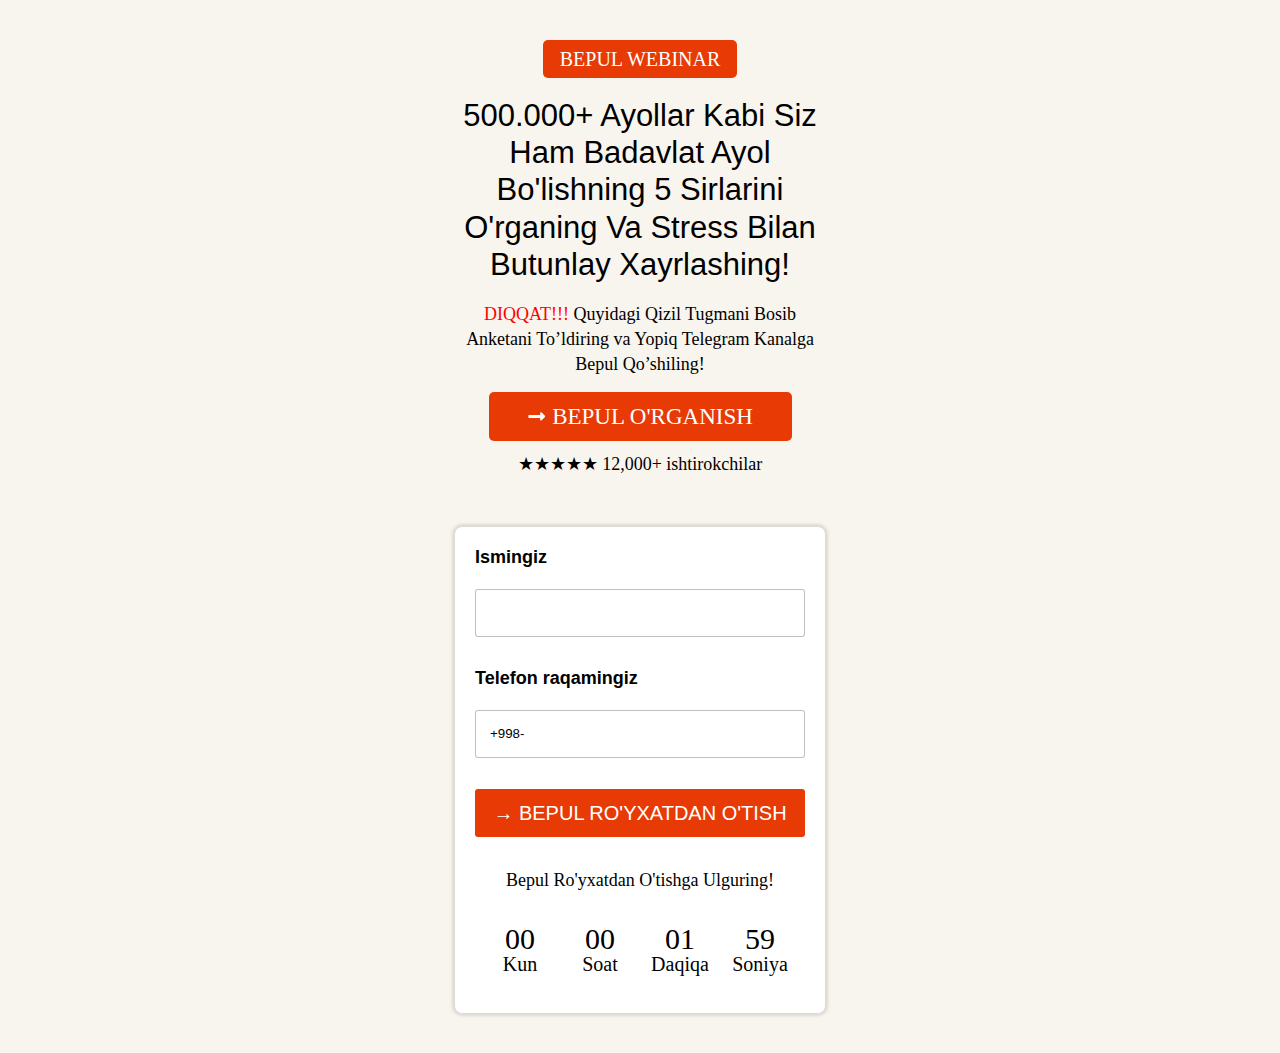
<file: index.html>
<!DOCTYPE html>
<html lang="en">

<head>
    <meta charset="UTF-8">
    <meta name="viewport" content="width=device-width, initial-scale=1.0">
    <title>Abdulla Saidkamolov</title>
    <style>
       * {margin: 0;padding: 0;box-sizing: border-box;}.date {padding-top: 40px;padding-bottom: 40px;background-color: #F8F5EE;}.date__container {max-width: 390px;margin-left: auto;margin-right: auto;padding-left: 10px;padding-right: 10px;}.date__top {background-color: #E73A04;padding: 4px 6px;border-radius: 5px;width: 100%;margin-left: auto;margin-right: auto;max-width: 194px;margin-bottom: 19px;text-align: center;}.date__top-span {color: white;font-weight: 400;font-size: 20px;line-height: 30px;}.date__title {font-family: "Prata", Sans-serif;font-weight: 400;font-size: 31px;line-height: 37.2px;text-align: center;text-transform: capitalize;margin-bottom: 19px;}.date__text {font-weight: 400;font-size: 18px;line-height: 25.2px;text-align: center;margin-bottom: 14px;span {color: #FF0000;}}.date__arrow {margin-left: auto;margin-right: auto;display: flex;align-items: center;justify-content: center;margin-bottom: 17px;}.date__register-btn {background-color: #E73A04;padding: 12px 24px;border-radius: 5px;width: 100%;margin-left: auto;margin-right: auto;max-width: 303px;display: flex;align-items: center;justify-content: center;margin-bottom: 10px;gap: 5px;text-align: center;color: white;font-weight: 400;font-size: 23px;line-height: 25px;}.date__subtext {font-weight: 400;font-size: 18px;line-height: 27px;text-align: center;margin-bottom: 49px;}.date__row {background: var(--color-white-solid, #FFFFFF);box-shadow: 0px 0px 3px 3px #0000001C;border-radius: 7px;padding: 20px;display: flex;flex-direction: column;gap: 31px;}.date__col-text {font-weight: 700;font-style: Bold;margin-bottom: 21px;font-size: 18px;line-height: 21px;letter-spacing: 0%;vertical-align: middle;font-family: "Prata", Sans-serif;}.date__col-inp {background: var(--color-white-solid, #FFFFFF);border: 1px solid #00000040;outline: none;width: 100%;height: 48px;padding: 13.5px 14px;border-radius: 3px;}.error-msg {color: #e73a04;font-size: 14px;margin-top: 4px;display: none;font-family: "Prata", sans-serif;}.date__col-inp.error {border: 1px solid #e73a04;background-color: #fff5f2;}.date__row-text {font-weight: 400;font-size: 18px;line-height: 25.2px;letter-spacing: 0%;text-align: center;vertical-align: middle;}.date__timer-box {display: flex;align-items: center;justify-content: center;margin-bottom: 19px;}.date__btn {font-family: 500;font-size: 20px;line-height: 20px;cursor: pointer;color: white;padding: 14px 18px;background-color: #E73A04;border-radius: 3px;text-align: center;font-family: "Prata", Sans-serif;}.block {width: 80px;text-align: center;}.value {font-weight: 400;font-size: 30px;line-height: 30px;}.label {font-weight: 400;font-size: 20px;line-height: 20px;text-align: center;}.registerModal {max-width: 500px;width: 100%;}.timer {display: flex;gap: var(--gap-between-blocks);align-items: flex-start;}@media (max-width:400px) {.date__btn {font-size: 18px;}.date__title {font-size: 29px;line-height: 29px;}.date__text {font-size: 16px;line-height: 22px;}.date__row {padding: 15px;}}.date__rows { position: fixed; top: 50%; left: 50%; transform: translate(-50%, -50%); background: white; z-index: 1000; width: calc(100% - 20px); max-width: 400px; border-radius: 7px; padding: 20px; gap: 31px; box-sizing: border-box; } .homeModalOverlay { position: fixed; inset: 0; background: rgba(0, 0, 0, 0.6); z-index: 999; } .homeModal { padding-left: 10px; padding-right: 10px; } .mb { margin-bottom: 20px; }button{cursor: pointer;border: none;}.homeModalClose{margin-left: auto;display: block; width: 20px; height: 20px;}
    </style>
</head>

<body>

   <!-- Main section -->
  <section class="date" aria-labelledby="pageTitle">
    <div class="date__container">
      <div class="date__top" aria-hidden="true">
        <span class="date__top-span">BEPUL WEBINAR</span>

      </div>

      <h1 id="pageTitle" class="date__title">
       500.000+ ayollar kabi Siz ham badavlat ayol bo'lishning 5 sirlarini
        o'rganing va stress bilan butunlay xayrlashing!
      </h1>

      <p class="date__text">
        <span>DIQQAT!!!</span> Quyidagi Qizil Tugmani Bosib Anketani To’ldiring va
        Yopiq Telegram Kanalga Bepul Qo’shiling!
      </p>

      <div class="date__register-btn" id="openModalBtn" role="button" tabindex="0" aria-controls="registrationModal" aria-expanded="false">
        <svg width="20" height="20" viewBox="0 0 24 24" aria-hidden="true">
          <path d="M15.7932 10.6923H2.22949C1.93179 10.6923 1.69043 10.9336 1.69043 11.2313V13.747C1.69043 14.0447 1.93179 14.286 2.22949 14.286H15.7932V16.3551C15.7932 17.3156 16.9545 17.7966 17.6337 17.1175L21.4997 13.2515C21.9207 12.8305 21.9207 12.1478 21.4997 11.7268L17.6337 7.8609C16.9546 7.18173 15.7932 7.66275 15.7932 8.62327V10.6923Z" fill="white"/>
        </svg>
        <span>BEPUL O'RGANISH</span>
      </div>

      <p class="date__subtext">★★★★★ 12,000+ ishtirokchilar</p>

      <!-- Main form -->
      <form id="mainForm" novalidate>
        <div class="date__row" role="group" aria-label="Ro'yxat">
          <div class="date__col">
            <label for="nameMain">
              <p class="date__col-text">Ismingiz</p>
              <input class="date__col-inp" type="text" id="nameMain" autocomplete="name" required />
              <small class="error-msg" id="errNameMain" aria-live="polite"></small>
            </label>
          </div>

          <div class="date__col">
            <label for="telMain">
              <p class="date__col-text">Telefon raqamingiz</p>
              <input class="date__col-inp tel" type="tel" id="telMain" value="+998-" placeholder="+998-XX-XXX-XX-XX" inputmode="tel" autocomplete="tel" required />
              <small class="error-msg" id="errTelMain" aria-live="polite"></small>
            </label>
          </div>

          <button type="submit" class="date__btn registerBtn" id="submitMain" aria-label="Bepul ro'yxatdan o'tish">
            → BEPUL RO'YXATDAN O'TISH
          </button>

          <h3 class="date__row-text">Bepul Ro'yxatdan O'tishga Ulguring!</h3>

          <!-- Timer -->
          <div class="date__timer-box" aria-hidden="false">
            <div class="timer" role="timer" aria-live="polite" aria-atomic="true">
              <div class="block">
                <div class="value" id="days">00</div>
                <div class="label">Kun</div>
              </div>
              <div class="block">
                <div class="value" id="hours">00</div>
                <div class="label">Soat</div>
              </div>
              <div class="block">
                <div class="value" id="minutes">01</div>
                <div class="label">Daqiqa</div>
              </div>
              <div class="block">
                <div class="value" id="seconds">59</div>
                <div class="label">Soniya</div>
              </div>
            </div>
          </div>
        </div>
      </form>

    </div>
  </section>

  <!-- Modal -->
  <div id="registrationModal" class="homeModal" aria-hidden="true" style="display: none;">
    <div class="homeModalOverlay" id="modalOverlay" tabindex="-1" aria-hidden="true"></div>

    <div class="homeModalCard" role="dialog" aria-modal="true" aria-labelledby="modalTitle" aria-describedby="modalDesc">
      <div class="date__rows" role="document">
        <button class="homeModalClose" id="closeModalBtn" aria-label="Yopish">✕</button>
        <h2 id="modalTitle" style="margin-top:10px; margin-bottom:6px;">Tezkor ro‘yxat</h2>
        <p id="modalDesc" style="margin-bottom:8px; color:#555; font-size:14px;">Formani to'ldiring — bo'sh joylar tezda tugaydi.</p>

        <!-- Modal form -->
        <form id="modalForm" novalidate>
          <div class="date__col mb">
            <label for="nameModal">
              <p class="date__col-text">Ismingiz</p>
              <input class="date__col-inp" type="text" id="nameModal" autocomplete="name" required />
              <small class="error-msg" id="errNameModal" aria-live="polite"></small>
            </label>
          </div>

          <div class="date__col mb">
            <label for="telModal">
              <p class="date__col-text">Telefon raqamingiz</p>
              <input class="date__col-inp tel" type="tel" id="telModal" value="+998-" placeholder="+998-XX-XXX-XX-XX" inputmode="tel" autocomplete="tel" required />
              <small class="error-msg" id="errTelModal" aria-live="polite"></small>
            </label>
          </div>

          <button type="submit" class="date__btn" id="submitModal" aria-label="Modal: bepul ro'yxatdan o'tish">→ BEPUL RO‘YXATDAN O‘TISH</button>
        </form>
      </div>
    </div>
  </div>

    <script defer src="./js/app.js"></script>
</body>

</html>
</file>
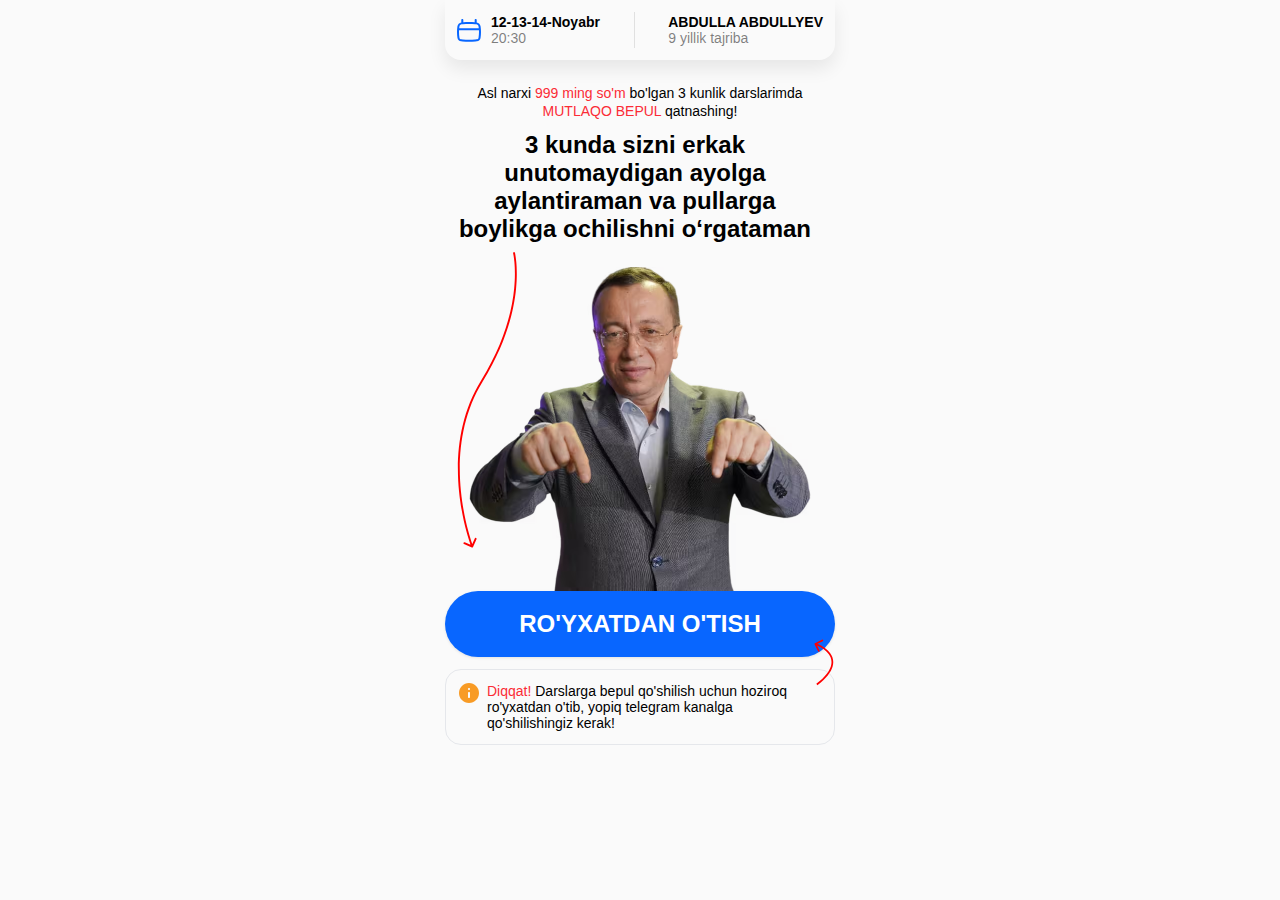
<file: b/index.html>
<!DOCTYPE html>
<html lang="en">

<head>
    <meta charset="UTF-8">
    <meta name="viewport" content="width=device-width, initial-scale=1.0">
    <title>Psixolog</title>
    <style>
* { margin: 0; padding: 0; box-sizing: border-box; } body { background-color: #fafafa; } .container { max-width: 430px; width: 100%; margin-left: auto; position: relative; margin-right: auto; padding-left: 20px; padding-right: 20px; font-family: sans-serif; padding-bottom: 35px; } .header { width: 100%; display: flex; align-items: center; justify-content: space-between; background: var(--color-white-02, #ffffff01); box-shadow: 0px 9px 18px 0px #00000014; padding: 12px; border-radius: 0px 0 16px 16px; margin-bottom: 24px; } .header__col:first-child { display: flex; align-items: center; gap: 10px; } .header__col__title { font-size: clamp(10px, 3.4vw, 14px); font-weight: 700; line-height: 15px; } .header__col__text { color: #00000080; font-size: clamp(10px, 3.4vw, 14px); font-weight: 400; } .description { font-size: clamp(10px, 3vw, 14px); font-weight: 400; line-height: 130%; text-align: center; margin-bottom: 11px; } .description span, .info__text span { color: #fb2c36; } .title { font-weight: 700; font-size: clamp(18px, 5.5vw, 24px); text-align: center; max-width: 380px; } .header__line { background-color: #0000001A; height: 36px; width: 1px; } .title span { color: #0866ff; } .center { padding-top: 24px; position: relative; display: flex; align-items: center; justify-content: center; width: 100%; } .speaker_img { max-width: 353px; width: 100%; height: 324px; } .center__arrow { position: absolute; left: 12px; top: 8px; } .button { padding: 19px; width: 100%; border: none; background-color: #0866ff; box-shadow: 0px 1px 2px -1px #0000001a; box-shadow: 0px 1px 3px 0px #0000001a; border-radius: 33554400px; font-size: 24px; color: white; font-weight: 700; margin-bottom: 12px; } .info__box { padding: 13px; border: 1px solid #e5e7eb; border-radius: 16px; display: flex; align-items: start; gap: 8px; position: relative; } .info__box svg { flex-shrink: 0; } .info__text { font-size: 14px; font-weight: 500; } .info__right_arrow { position: absolute; right: 0; top: -31px; } @media (max-width:340px) { .speaker_img { max-width: 290px; width: 100%; height: 270px; } }
    </style>
    <link rel="stylesheet" href="./css/modal.css" media="print" onload="this.media='all'" />
    <noscript>
        <link rel="stylesheet" href="./css/modal.css" />
    </noscript>
</head>

<body>
    <div class="container">
        <div class="header">
            <div class="header__col">
                <svg width="24" height="23" viewBox="0 0 24 23" fill="none" xmlns="http://www.w3.org/2000/svg">
                    <path fill-rule="evenodd" clip-rule="evenodd"
                        d="M5.30466 0C5.85931 0 6.30896 0.443275 6.30896 0.990072V3.19151C10.0954 2.85907 13.9046 2.85907 17.691 3.19151V0.990072C17.691 0.443275 18.1407 0 18.6954 0C19.25 0 19.6997 0.443275 19.6997 0.990072V3.38794C21.6988 3.66662 23.2784 5.22557 23.5457 7.21412L23.6616 8.07607C24.1491 11.7015 24.107 15.377 23.5366 18.9908C23.2541 20.7808 21.779 22.1558 19.9501 22.3335L18.3525 22.4889C14.1277 22.8996 9.87222 22.8996 5.64737 22.4889L4.04985 22.3335C2.22102 22.1558 0.745826 20.7808 0.463269 18.9908C-0.107121 15.377 -0.149221 11.7015 0.338253 8.07607L0.45415 7.21412C0.721535 5.22553 2.30104 3.66658 4.30036 3.38793V0.990072C4.30036 0.443275 4.75 0 5.30466 0ZM5.90075 5.21808C9.95712 4.82374 14.0429 4.82374 18.0992 5.21808L19.3116 5.33596C20.4722 5.44878 21.4014 6.33453 21.5545 7.4743L21.6705 8.33626C21.711 8.63739 21.7477 8.93889 21.7804 9.24068H2.21952C2.25231 8.93889 2.28894 8.6374 2.32944 8.33628L2.44533 7.4743C2.59859 6.33453 3.52766 5.44878 4.68829 5.33596L5.90075 5.21808ZM2.05987 11.2208C1.92839 13.7133 2.05793 16.215 2.44798 18.6863C2.58971 19.5841 3.32966 20.2738 4.24697 20.363L5.84449 20.5183C9.93824 20.9163 14.0618 20.9163 18.1555 20.5183L19.7529 20.363C20.6702 20.2738 21.4102 19.5841 21.552 18.6863C21.942 16.215 22.0715 13.7133 21.94 11.2208H2.05987Z"
                        fill="#0866FF" />
                </svg>
                <div class="header__col__text_box">
                    <p class="header__col__title">12-13-14-Noyabr</p>
                    <p class="header__col__text">20:30</p>
                </div>
            </div>
            <div class="header__line"></div>
            <div class="header__col">
                <p class="header__col__title">ABDULLA ABDULLYEV</p>
                <p class="header__col__text">9 yillik tajriba</p>
            </div>
        </div>

        <p class="description">
            Asl narxi <span>999 ming so'm</span> bo'lgan 3 kunlik darslarimda <br>
            <span>MUTLAQO BEPUL</span> qatnashing!
        </p>
        <h1 class="title">
            3 kunda sizni erkak unutomaydigan ayolga aylantiraman va pullarga boylikga ochilishni o‘rgataman
        </h1>
        <div class="center">
            <img src="./images/arrowred.svg" alt="arrow" loading="lazy" decoding="async" class="center__arrow">
            <img src="./images/speaker.avif" width="353" height="324" alt="speaker" loading="lazy" decoding="async"
                class="speaker_img">
        </div>
        <!-- <div class="gradient"></div> -->
        <button class="button registerBtn">RO'YXATDAN O'TISH</button>
        <div class="info__box">
            <svg class="info__right_arrow" width="20" height="47" viewBox="0 0 20 47" fill="none"
                xmlns="http://www.w3.org/2000/svg">
                <path
                    d="M0.928875 4.12864C0.497878 4.34042 0.320166 4.86149 0.53194 5.29248L3.98302 12.3159C4.19479 12.7469 4.71586 12.9247 5.14684 12.7129C5.57784 12.501 5.75556 11.98 5.54378 11.549L2.47616 5.30596L8.7192 2.23834C9.15021 2.02656 9.32794 1.5055 9.11613 1.0745C8.90441 0.643507 8.38331 0.465796 7.95232 0.67757L0.928875 4.12864ZM2.84859 45.4957L3.38209 46.1822C12.4044 39.1716 16.9475 33.0168 18.5577 27.6583C20.1848 22.2437 18.7826 17.7622 16.2198 14.2491C13.6811 10.769 10.0049 8.23175 7.01238 6.57471C5.50878 5.74212 4.16073 5.12248 3.18691 4.71029C2.69966 4.50405 2.30518 4.34938 2.03066 4.24561C1.89336 4.19372 1.78599 4.15453 1.71194 4.12797C1.67491 4.11469 1.64621 4.10457 1.62624 4.09758C1.61626 4.0941 1.60846 4.09139 1.6029 4.08947C1.60012 4.08852 1.5979 4.08775 1.59625 4.08719C1.59543 4.0869 1.59461 4.08662 1.59419 4.08648C1.59352 4.08625 1.59299 4.08607 1.31233 4.90903C1.03165 5.73199 1.03141 5.7319 1.0313 5.73187C1.03099 5.73176 1.03146 5.73192 1.0313 5.73187C1.03191 5.73208 1.0336 5.73265 1.03533 5.73325C1.03878 5.73444 1.04446 5.73641 1.0523 5.73915C1.06799 5.74464 1.09233 5.75321 1.12491 5.7649C1.19007 5.78827 1.28816 5.82404 1.41581 5.87229C1.67117 5.9688 2.04452 6.11512 2.50907 6.31175C3.43883 6.70528 4.73021 7.29881 6.16997 8.09605C9.06413 9.69865 12.4905 12.0877 14.8148 15.274C17.115 18.4271 18.3363 22.3522 16.8923 27.1579C15.4313 32.0196 11.2085 37.8987 2.31508 44.8091L2.84859 45.4957Z"
                    fill="#FF0000" />
            </svg>


            <svg width="20" height="21" viewBox="0 0 20 21" fill="none" xmlns="http://www.w3.org/2000/svg">
                <path
                    d="M10 15.02C10.2833 15.02 10.5208 14.9242 10.7125 14.7325C10.9042 14.5408 11 14.3033 11 14.02V10.02C11 9.73669 10.9042 9.49919 10.7125 9.30752C10.5208 9.11585 10.2833 9.02002 10 9.02002C9.71667 9.02002 9.47917 9.11585 9.2875 9.30752C9.09583 9.49919 9 9.73669 9 10.02V14.02C9 14.3033 9.09583 14.5408 9.2875 14.7325C9.47917 14.9242 9.71667 15.02 10 15.02ZM10 7.02002C10.2833 7.02002 10.5208 6.92419 10.7125 6.73252C10.9042 6.54085 11 6.30335 11 6.02002C11 5.73669 10.9042 5.49919 10.7125 5.30752C10.5208 5.11585 10.2833 5.02002 10 5.02002C9.71667 5.02002 9.47917 5.11585 9.2875 5.30752C9.09583 5.49919 9 5.73669 9 6.02002C9 6.30335 9.09583 6.54085 9.2875 6.73252C9.47917 6.92419 9.71667 7.02002 10 7.02002ZM10 20.02C8.61667 20.02 7.31667 19.7575 6.1 19.2325C4.88333 18.7075 3.825 17.995 2.925 17.095C2.025 16.195 1.3125 15.1367 0.7875 13.92C0.2625 12.7033 0 11.4033 0 10.02C0 8.63669 0.2625 7.33669 0.7875 6.12002C1.3125 4.90335 2.025 3.84502 2.925 2.94502C3.825 2.04502 4.88333 1.33252 6.1 0.80752C7.31667 0.28252 8.61667 0.0200195 10 0.0200195C11.3833 0.0200195 12.6833 0.28252 13.9 0.80752C15.1167 1.33252 16.175 2.04502 17.075 2.94502C17.975 3.84502 18.6875 4.90335 19.2125 6.12002C19.7375 7.33669 20 8.63669 20 10.02C20 11.4033 19.7375 12.7033 19.2125 13.92C18.6875 15.1367 17.975 16.195 17.075 17.095C16.175 17.995 15.1167 18.7075 13.9 19.2325C12.6833 19.7575 11.3833 20.02 10 20.02Z"
                    fill="#F89B25" />
            </svg>
            <p class="info__text">
                <span>Diqqat!</span> Darslarga bepul qo'shilish uchun hoziroq
                ro'yxatdan o'tib, yopiq telegram kanalga
                qo'shilishingiz kerak!
            </p>
        </div>
    </div>

    <div id="registrationModal" class="homeModal" style="display: none">
        <div class="homeModalOverlay"></div>
        <div class="homeFormContainer">
            <button class="closeButton" id="closeModalBtn">
                <svg xmlns="http://www.w3.org/2000/svg" width="16" height="16" viewBox="0 0 12 12" fill="none">
                    <path d="M1 11L11 1M1 1.00001L11 11" stroke="currentColor" stroke-width="1.5"
                        stroke-linecap="round" />
                </svg>
            </button>
            <div class="homeFormTop">
                <h1 class="homeFormTopTitle">
                    Bepul darsga <br> ro'yxatdan o'tish
                </h1>
            </div>
            <form id="registrationForm" name="contact-form">

                <div class="HomeFormRow">
                    <label class="HomeFormRowLabel" for="phone">Telefon raqamingiz:</label>
                    <div class="phone-input-container">
                        <div class="country-selector">
                            <div class="selected-country" id="selectedCountry">
                                <span id="selectedCountryCode">+998</span>
                                <svg id="dropdownIcon" xmlns="http://www.w3.org/2000/svg" width="16" height="16"
                                    viewBox="0 0 24 24" fill="none" stroke="currentColor" stroke-width="2"
                                    stroke-linecap="round" stroke-linejoin="round">
                                    <polyline points="6 9 12 15 18 9"></polyline>
                                </svg>
                            </div>
                            <div class="country-dropdown" id="countryDropdown" style="display: none"></div>
                        </div>
                        <input class="HomeFormRowInput" type="tel" id="phone" name="phone" placeholder="88 888 88 88"
                            autocomplete="tel" />
                    </div>
                    <p class="homeFormErrorText" id="phoneError" style="display: none">
                        ❌ Telefon raqam mos emas!
                    </p>
                </div>
                <button type="submit" class="HomeFormBtn" id="submitBtn">ro'yxatdan o'tish </button>
            </form>
        </div>
    </div>

    <script defer src="./js/app.js"></script>

</body>

</html>
</file>
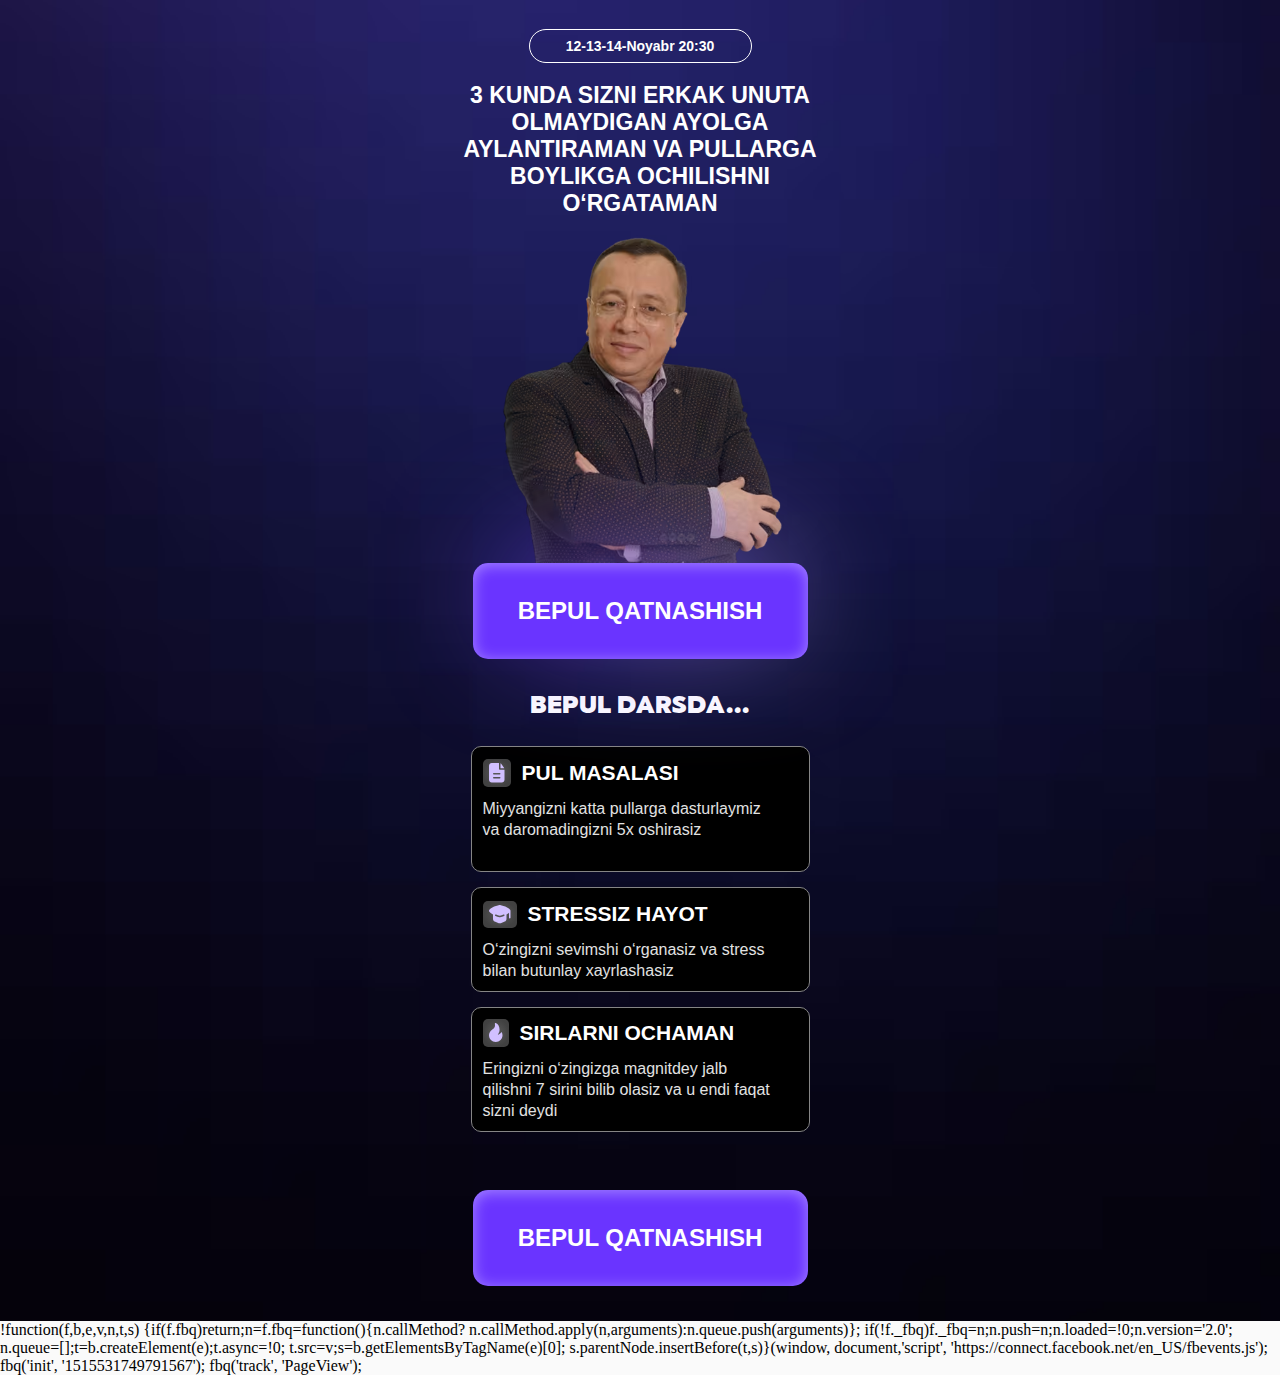
<file: d/index.html>
<!DOCTYPE html>
<html lang="en">

<head>
  <meta charset="UTF-8">
  <meta name="viewport" content="width=device-width, initial-scale=1.0">
  <title>Psixolog</title>
  <style>
* { margin: 0; padding: 0; box-sizing: border-box; } body { background-color: #fafafa; } .wrapper { background-image: url(./images/bg.avif); background-repeat: no-repeat; background-size: cover; background-position: center; } .container { max-width: 430px; width: 100%; margin-left: auto; position: relative; margin-right: auto; padding-left: 20px; padding-right: 20px; font-family: sans-serif; padding-bottom: 35px; padding-top: 29px; } .header { width: 100%; display: flex; align-items: center; justify-content: space-between; background: var(--color-white-02, #ffffff01); box-shadow: 0px 9px 18px 0px #00000014; padding: 12px; border-radius: 0px 0 16px 16px; margin-bottom: 24px; } .header__col:first-child { display: flex; align-items: center; gap: 10px; } .header__col__title { font-size: 14px; font-weight: 600; line-height: 16px; color: white; } .header__col__text { color: #00000080; font-size: clamp(10px, 3.4vw, 14px); font-weight: 400; } .header__col { padding: 8px 26px; border: 1px solid #FFFFFF; margin-left: auto; margin-right: auto; max-width: 223px; text-align: center; display: flex; align-items: center; justify-content: center; margin-bottom: 19px; border-radius: 50px; } .description { font-size: clamp(10px, 3vw, 14px); font-weight: 400; line-height: 130%; text-align: center; margin-bottom: 11px; } .description span, .info__text span { color: #fb2c36; } .title { font-weight: 900; font-size: clamp(15px, 6vw, 23px); text-align: center; color: white; text-transform: uppercase; } .header__line { background-color: #0000001A; height: 36px; width: 1px; } .title span { color: #F5BB41; } .center { padding-top: 24px; position: relative; display: flex; align-items: center; justify-content: center; width: 100%; } .speaker_img { max-width: 296px; margin-left: auto; margin-right: auto; display: flex; width: 100%; margin-bottom: -80px; margin-top: 18px; } .center__arrow { position: absolute; left: 12px; top: 8px; } .button { padding: 34px 0; width: 100%; position: relative; z-index: 30; border: none; box-shadow: 19px 0px 25px 0px #FFFFFF1C inset; box-shadow: 0px 2px 15px 0px #FFFFFF69 inset; background: linear-gradient(0deg, #6A34FF, #6A34FF), linear-gradient(274.27deg, rgba(255, 255, 255, 0) -14.6%, rgba(255, 255, 255, 0.3) 39.52%, rgba(255, 255, 255, 0) 110.6%); font-size: 24px; border-radius: 15px; max-width: 335px; margin-left: auto; margin-right: auto; display: flex; align-items: center; justify-content: center; color: white; text-transform: uppercase; font-weight: 900; } .gradient { background: linear-gradient(263.81deg, #B599FF 10.32%, #6933FF 98.17%), linear-gradient(263.81deg, #723FFF 10.32%, #657EFF 98.17%), linear-gradient(0deg, #6A34FF, #6A34FF); filter: blur(62px); margin-left: auto; margin-right: auto; display: flex; position: absolute; left: 20%; width: 267px; height: 59px; } .info__box { padding: 13px; border: 1px solid #e5e7eb; border-radius: 16px; display: flex; align-items: start; gap: 8px; position: relative; } .info__box svg { flex-shrink: 0; } .info__text { font-size: 14px; font-weight: 500; } .info__right_arrow { position: absolute; right: 0; top: -31px; } .description { padding-top: 32px; padding-bottom: 32px; } .description__title { font-weight: 900; font-size: 25px; font-family: "FONTSPRING DEMO", sans-serif; line-height: 32px; text-transform: uppercase; color: white; margin-bottom: 23px; } .description__box { border: 1px solid #858585; border-radius: 10px; padding: 10px 37px 31px 11px; max-width: 339px; width: 100%; display: flex; flex-direction: column; margin-left: auto; margin-right: auto; background-color: black; margin-bottom: 15px; } .description__box:nth-child(3) { padding: 10px 22px 10px 11px; } .description__box:nth-child(4) { padding: 9px 32px 10px 11px; } .description__col { display: flex; align-items: center; gap: 11px; margin-bottom: 9px; } .description__images { padding: 4px 6px; display: flex; border-radius: 5px; background: radial-gradient(50% 50% at 50% 50%, #5A5A5A 0%, #414141 100%); } .description__col__title { font-weight: 900; font-size: clamp(21px, 1vw, 25px); line-height: 32px; text-transform: uppercase; color: white; } .description__text { font-weight: 400; font-size: 16px; line-height: 21px; color: #E2E2E2; text-align: start; max-width: 291px; } .description__text span { font-weight: 700; color: #E2E2E2; } @media (max-width:365px) { .speaker_img { max-width: 260px; width: 100%; height: 350px; } .button { font-size: 21px; padding: 28px 0; max-width: 400px; } .container { padding-right: 5px; } .description__col__title { font-size: 18px; } }
  </style>
  <link rel="stylesheet" href="./css/modal.css" media="print" onload="this.media='all'" />
  <noscript>
    <link rel="stylesheet" href="./css/modal.css" />
  </noscript>
</head>

<body>
  <div class="wrapper">

    <div class="container">
      <div class="header__col">
        <p class="header__col__title">12-13-14-Noyabr 20:30</p>
      </div>

      <h1 class="title">
        3 kunda sizni erkak unuta olmaydigan ayolga aylantiraman va pullarga boylikga ochilishni o‘rgataman
      </h1>
      <img src="./images/Home/speaker.avif" width="296" height="408" alt="speaker" loading="lazy" decoding="async"
        class="speaker_img">
      <div class="gradient"></div>
      <button class="button registerBtn">bepul qatnashish</button>


      <div class="description">
        <h3 class="description__title">bepul darsda...</h3>

        <div class="description__box">
          <div class="description__col">
            <div class="description__images">
              <svg width="16" height="20" viewBox="0 0 16 20" fill="none" xmlns="http://www.w3.org/2000/svg">
                <path fill-rule="evenodd" clip-rule="evenodd"
                  d="M10 0.25C10 0.111929 9.88807 0 9.75 0H2.75C1.23122 0 0 1.23122 0 2.75V16.75C0 18.2688 1.23122 19.5 2.75 19.5H12.75C14.2688 19.5 15.5 18.2688 15.5 16.75V6.89706C15.5 6.75899 15.3881 6.64706 15.25 6.64706H10.75C10.3358 6.64706 10 6.31127 10 5.89706V0.25ZM10.75 10C11.1642 10 11.5 10.3358 11.5 10.75C11.5 11.1642 11.1642 11.5 10.75 11.5H4.75C4.33579 11.5 4 11.1642 4 10.75C4 10.3358 4.33579 10 4.75 10H10.75ZM10.75 14C11.1642 14 11.5 14.3358 11.5 14.75C11.5 15.1642 11.1642 15.5 10.75 15.5H4.75C4.33579 15.5 4 15.1642 4 14.75C4 14.3358 4.33579 14 4.75 14H10.75Z"
                  fill="#D1C0FF" />
                <path
                  d="M11.5 0.574135C11.5 0.38964 11.6926 0.272496 11.8362 0.388386C11.9571 0.485999 12.0658 0.600358 12.1585 0.729549L15.1717 4.92745C15.2403 5.02302 15.166 5.14706 15.0483 5.14706H11.75C11.6119 5.14706 11.5 5.03513 11.5 4.89706V0.574135Z"
                  fill="#D1C0FF" />
              </svg>
            </div>
            <h4 class="description__col__title">Pul masalasi</h4>
          </div>
          <p class="description__text">Miyyangizni katta pullarga dasturlaymiz va daromadingizni 5x oshirasiz
          </p>
        </div>
        <div class="description__box">
          <div class="description__col">
            <div class="description__images">
              <svg width="22" height="19" viewBox="0 0 22 19" fill="none" xmlns="http://www.w3.org/2000/svg">
                <path fill-rule="evenodd" clip-rule="evenodd"
                  d="M11.1053 0.0517622C10.8619 -0.0173301 10.6051 -0.0172665 10.3616 0.0520282C9.84309 0.199573 9.31971 0.336228 8.79453 0.47335C6.45087 1.08527 3.87037 1.75904 1.66292 3.56037L0.622146 4.40967C-0.207793 5.08693 -0.207356 6.41327 0.623302 7.08983L1.64724 7.92382C2.40371 8.53995 3.19208 9.02191 4 9.41495V14.0439C4 15.1772 4.69522 16.1944 5.7511 16.6061L9.7511 18.1656C10.3935 18.416 11.1065 18.416 11.7489 18.1656L15.7489 16.6061C16.8048 16.1944 17.5 15.1772 17.5 14.0439V9.42325C18.3026 9.03229 19.0857 8.55278 19.8371 7.93963L20 7.80668V12.75C20 13.1642 20.3358 13.5 20.75 13.5C21.1642 13.5 21.5 13.1642 21.5 12.75V5.75C21.4998 5.24918 21.292 4.74845 20.8767 4.41016L19.8528 3.57618C17.6293 1.76516 14.9403 1.06386 12.6692 0.47153C12.1452 0.334853 11.6229 0.19863 11.1053 0.0517622ZM7.04914 9.56224C6.6693 9.39703 6.22745 9.57102 6.06224 9.95086C5.89704 10.3307 6.07103 10.7726 6.45087 10.9378C7.72872 11.4935 9.05149 11.9483 10.4071 12.2962C10.6433 12.3568 10.8911 12.3568 11.1273 12.2959C12.4792 11.948 13.7981 11.4932 15.0719 10.9374C15.4515 10.7717 15.625 10.3297 15.4593 9.95004C15.2936 9.5704 14.8516 9.39693 14.4719 9.5626C13.2753 10.0848 12.0365 10.5123 10.7667 10.8399C9.493 10.5122 8.25004 10.0846 7.04914 9.56224Z"
                  fill="#D1C0FF" />
              </svg>
            </div>
            <h4 class="description__col__title">stressiz hayot</h4>
          </div>
          <p class="description__text">O‘zingizni sevimshi o‘rganasiz va stress bilan butunlay xayrlashasiz</p>
        </div>
        <div class="description__box">
          <div class="description__col">
            <div class="description__images">
              <svg width="14" height="20" viewBox="0 0 14 20" fill="none" xmlns="http://www.w3.org/2000/svg">
                <path
                  d="M6.8125 0.0594866C6.5229 -0.0675134 6.2376 0.0212873 6.0541 0.208187C5.8759 0.389787 5.7867 0.666787 5.8492 0.946187C5.9479 1.38709 6 1.84589 6 2.31709C6 3.39299 5.7289 4.14649 5.2623 4.77109C4.788 5.40609 4.1015 5.92299 3.2347 6.50629C3.221 6.51549 3.2083 6.52599 3.1968 6.53759L3.0918 6.64339C1.232 7.84499 0 9.93709 0 12.3171C0 16.045 3.0221 19.0671 6.75 19.0671C10.4779 19.0671 13.5 16.045 13.5 12.3171C13.5 11.2226 13.2393 10.1882 12.7764 9.27329C12.7387 9.19889 12.6664 9.14819 12.5836 9.13809C12.5008 9.12799 12.4184 9.15979 12.364 9.22299C12.2935 9.30469 12.2244 9.38539 12.1564 9.46489C11.2781 10.4911 10.5693 11.3192 9.1162 11.6891C9.0544 11.7049 9.016 11.6932 8.9887 11.6762C8.9567 11.6561 8.9216 11.6161 8.8976 11.5523C8.8475 11.4191 8.869 11.2494 8.9716 11.1381C9.7488 10.2955 10.3009 9.15169 10.4982 7.52459C10.8677 4.47669 9.4825 1.23009 6.8125 0.0594866Z"
                  fill="#D1C0FF" />
              </svg>
            </div>
            <h4 class="description__col__title">sirlarni ochaman</h4>
          </div>
          <p class="description__text">Eringizni o‘zingizga magnitdey jalb qilishni 7 sirini bilib olasiz va u endi faqat sizni deydi</p>
        </div>
      </div>
      <button class="button registerBtn">bepul qatnashish</button>
    </div>
  </div>


  <div id="registrationModal" class="homeModal" style="display: none">
    <div class="homeModalOverlay"></div>
    <div class="homeFormContainer">
      <button class="closeButton" id="closeModalBtn">
        <svg xmlns="http://www.w3.org/2000/svg" width="16" height="16" viewBox="0 0 12 12" fill="none">
          <path d="M1 11L11 1M1 1.00001L11 11" stroke="currentColor" stroke-width="1.5" stroke-linecap="round" />
        </svg>
      </button>
      <div class="homeFormTop">
        <h1 class="homeFormTopTitle">
          Bepul darsga <br> ro'yxatdan o'tish
        </h1>
      </div>
      <form id="registrationForm" name="contact-form">

        <div class="HomeFormRow">
          <label class="HomeFormRowLabel" for="phone">Telefon raqamingiz:</label>
          <div class="phone-input-container">
            <div class="country-selector">
              <div class="selected-country" id="selectedCountry">
                <span id="selectedCountryCode">+998</span>
                <svg id="dropdownIcon" xmlns="http://www.w3.org/2000/svg" width="16" height="16" viewBox="0 0 24 24"
                  fill="none" stroke="currentColor" stroke-width="2" stroke-linecap="round" stroke-linejoin="round">
                  <polyline points="6 9 12 15 18 9"></polyline>
                </svg>
              </div>
              <div class="country-dropdown" id="countryDropdown" style="display: none"></div>
            </div>
            <input class="HomeFormRowInput" type="tel" id="phone" name="phone" placeholder="88 888 88 88"
              autocomplete="tel" />
          </div>
          <p class="homeFormErrorText" id="phoneError" style="display: none">
            ❌ Telefon raqam mos emas!
          </p>
        </div>
        <button type="submit" class="HomeFormBtn" id="submitBtn">ro'yxatdan o'tish </button>
      </form>
    </div>
  </div>

  <script defer src="./js/app.js"></script>

<!-- Meta Pixel Code -->
<scrip defer>
!function(f,b,e,v,n,t,s)
{if(f.fbq)return;n=f.fbq=function(){n.callMethod?
n.callMethod.apply(n,arguments):n.queue.push(arguments)};
if(!f._fbq)f._fbq=n;n.push=n;n.loaded=!0;n.version='2.0';
n.queue=[];t=b.createElement(e);t.async=!0;
t.src=v;s=b.getElementsByTagName(e)[0];
s.parentNode.insertBefore(t,s)}(window, document,'script',
'https://connect.facebook.net/en_US/fbevents.js');
fbq('init', '1515531749791567');
fbq('track', 'PageView');
</script>
<noscript><img height="1" width="1" style="display:none"
src="https://www.facebook.com/tr?id=1515531749791567&ev=PageView&noscript=1"
/></noscript>
<!-- End Meta Pixel Code -->
</body>

</html>
</file>
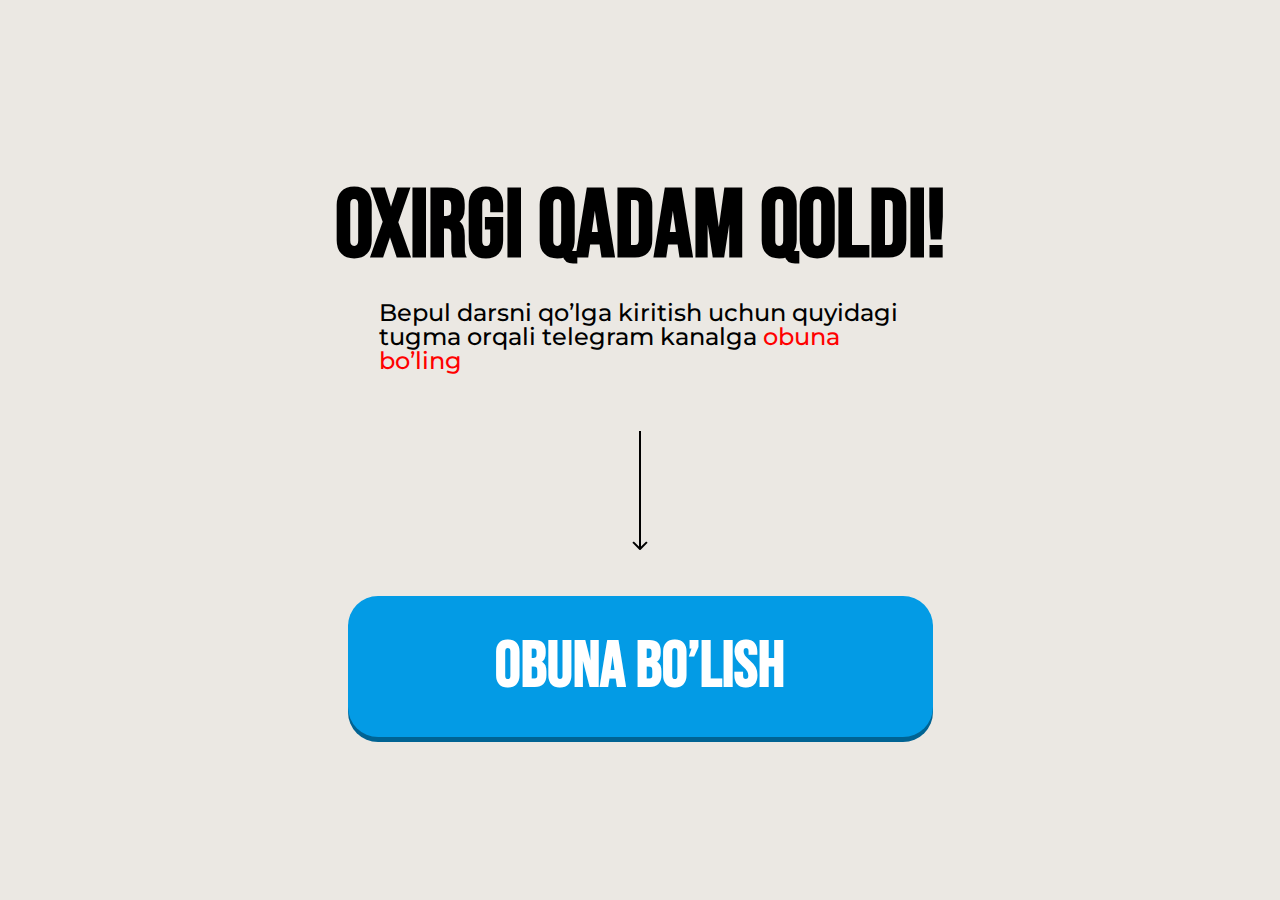
<file: thankYou.html>
<!DOCTYPE html>
<html lang="en">

<head>
  <meta charset="UTF-16" />
  <meta name="viewport" content="width=device-width, initial-scale=1.0" />
  <title>Obuna Bo'lish</title>
  <style>
* { margin: 0; padding: 0; box-sizing: border-box; } .header { padding-top: 0px; padding-bottom: 0px; background-color: #ebe8e3; min-height: 100vh; padding-top: 180px; } .header-container { margin-left: auto; margin-right: auto; max-width: 671px; width: 100%; display: flex; background-repeat: no-repeat; padding-left: 20px; padding-right: 20px; } .hero-left { max-width: 903px; width: 100%; display: flex; flex-direction: column; align-items: center; } .hero-title { font-family: "Bebas Neue", sans-serif; font-weight: 700; font-size: 96px; line-height: 100%; letter-spacing: 0%; text-align: center; margin-bottom: 25px; text-transform: uppercase; max-width: 622px; } .hero-text { font-family: "Montserrat", sans-serif; font-weight: 500; font-size: 24px; line-height: 100%; letter-spacing: 0%; margin-bottom: 58px; max-width: 522px; } .hero-text>span { color: #ff0000; } .hero-btn-box { max-width: 585px; width: 100%; } .hero-img { text-align: center; align-items: center; justify-content: center; margin-bottom: 46px; display: flex; margin-left: auto; margin-right: auto; } .hero-btn { display: flex; align-items: center; justify-content: center; font-family: "Bebas Neue", sans-serif; font-weight: 700; font-size: 64px; line-height: 100%; text-align: center; padding: 39px 0px 38px 0px; background-color: #039BE5; box-shadow: 0px 5px 0px 0px #006393; color: white; border-radius: 30px; max-width: 585px; width: 100%; border: none; text-transform: uppercase; margin-bottom: 42px; text-decoration: none; max-height: 142px; } .hero-box { padding: 0 35px 0 20px; border-radius: 10px; border: 1px solid #bcbcbc; background-color: #fff; max-width: 585px; width: 100%; display: flex; align-items: center; gap: 12px; } .hero-box-text { font-family: "Montserrat", sans-serif; font-weight: 600; font-size: 16px; line-height: 100%; letter-spacing: 0%; } .img { display: none; } .hero-box-img { width: 70px; min-height: 70px; } @media (max-width: 500px) { .header { padding-top: 30%; padding-bottom: 0px; background-image: none; } .hero-left { display: block; } .header-container { margin-left: auto; margin-right: auto; text-align: center; padding-left: 10px; padding-right: 10px; } .hero-title { font-weight: 700; font-size: 40px; line-height: 100%; letter-spacing: 0%; text-align: center; margin-bottom: 5px; } .hero-text { font-weight: 500; font-size: 14px; line-height: 100%; letter-spacing: 0%; margin-bottom: 28px; max-width: 355px; width: 100%; margin-left: auto; margin-right: auto; } .hero-img { margin-bottom: 24px; height: 69px; } .hero-btn { font-weight: 700; font-size: 32px; line-height: 100%; letter-spacing: 0%; text-align: center; padding: 23px 0px 20px 0px; border-radius: 30px; max-width: 345px; width: 100%; margin-left: auto; margin-right: auto; margin-bottom: 25px; } .hero-box { padding: 5px 10px 10px 9px; border-radius: 10px; text-align: left; max-width: 372px; margin-left: auto; margin-right: auto; } .hero-box-img { max-width: 41px; width: 41px; min-width: 41px; height: auto; object-fit: contain; min-height: 40px; } .hero-box-text { font-weight: 600; font-size: 11px; line-height: 130%; letter-spacing: 0%; padding-top: 3px; padding-bottom: 2px; } .img { display: flex; max-width: 632px; width: 100%; margin-left: auto; margin-right: auto; width: 100%; object-fit: cover; height: auto; } } .footer { padding-top: 25px; padding-bottom: 25px; background-color: black; } .footer__container { display: flex; align-items: center; justify-content: center; } .footer__link { color: white; font-size: 16px; font-weight: 400; font-family: sans-serif; text-decoration: none; b { font-weight: 700; text-decoration: underline; } }
  </style>
  <link rel="preload" href="https://fonts.googleapis.com/css2?family=Bebas+Neue" as="style" />
  <link rel="preload" href="https://fonts.googleapis.com/css2?family=Montserrat:wght@500;600;700" as="style" />
  <link href="https://fonts.googleapis.com/css2?family=Bebas+Neue&family=Montserrat:wght@500;600;700&display=swap"
    rel="stylesheet" />
</head>

<body>
  <section class="header">
    <div class="header-container">
      <div class="hero-left">
        <h2 class="hero-title">oxirgi qadam qoldi!</h2>
        <p class="hero-text">
          Bepul darsni qo’lga kiritish uchun quyidagi tugma orqali telegram kanalga <span>obuna bo’ling</span>
        </p>
        <div class="hero-btn-box">
          <img class="hero-img" src="./images/strelka.svg" alt="Arrow icon" />
          <a href="https://t.me/+k3gzu_nUqao0YTNi" class="hero-btn thankYouBtn">obuna bo’lish</a>
        </div>
      </div>
    </div>
  </section>
  <script src="./js/thankYou.js"></script>
  <!-- Meta Pixel Code -->
<script defer>
!function(f,b,e,v,n,t,s)
{if(f.fbq)return;n=f.fbq=function(){n.callMethod?
n.callMethod.apply(n,arguments):n.queue.push(arguments)};
if(!f._fbq)f._fbq=n;n.push=n;n.loaded=!0;n.version='2.0';
n.queue=[];t=b.createElement(e);t.async=!0;
t.src=v;s=b.getElementsByTagName(e)[0];
s.parentNode.insertBefore(t,s)}(window, document,'script',
'https://connect.facebook.net/en_US/fbevents.js');
fbq('init', '1515531749791567');
fbq('track', 'PageView');
</script>
<noscript><img height="1" width="1" style="display:none"
src="https://www.facebook.com/tr?id=1515531749791567&ev=PageView&noscript=1"
/></noscript>
<!-- End Meta Pixel Code -->
  <!-- Meta Pixel Code -->
</body>

</html>
</file>
<file: b/css/modal.css>
@font-face { font-family: "Bebas Neue"; src: url(../fonts/bebas-neue-bold.ttf); font-display: swap; font-weight: 400; } @font-face { font-family: PoppinsBold; src: url(../fonts/Poppins-Bold.ttf); font-display: swap; font-weight: 700; } @font-face { font-family: PoppinsThin; src: url(../fonts/Poppins-Light.ttf); font-display: swap; font-weight: 300; } @font-face { font-family: Kuunari; src: url(../fonts/kuunari-bold.otf); font-display: swap; font-weight: 300; } .home {position: relative;padding-bottom: 20px;background-color: #fff;background-image: url(../images/big-img.avif);background-size: contain;background-repeat: no-repeat;background-position: right bottom;} /* Modal styles */ .homeModal, .homeModalOverlay { position: fixed; top: 0; height: 100vh; width: 100%; left: 0; } .homeModal { z-index: 30; justify-content: center; align-items: center; display: flex; } .homeModalOverlay { background-color: rgba(0, 0, 0, 0.3); backdrop-filter: blur(5px); } .homeFormContainer { position: relative; z-index: 40; background-color: #fff; color: #000; border-radius: 8px; padding: 60px 40px 40px; width: 100%; max-width: 520px; box-shadow: 0 4px 12px rgba(0, 0, 0, 0.1); } .homeFormTop { display: flex; justify-content: space-between; } .homeFormTopTitle { font-size: 24px; margin: 0 0 20px; color: #000; font-weight: 700; font-family: Montserrat, sans-serif; text-transform: uppercase; text-align: left; } .closeButton { background: 0 0; border: none; cursor: pointer; padding: 4px; justify-content: center; align-items: center; display: flex; position: absolute; top: 20px; right: 20px; color: #000; } .homeFormErrorText { color: #e53e3e; margin-bottom: 12px; font-size: 14px; font-family: system-ui, -apple-system, BlinkMacSystemFont, "Segoe UI", sans-serif; padding-top: 5px; padding-bottom: 5px; } .HomeFormRowInput, .HomeFormRowLabel { font-family: system-ui, -apple-system, BlinkMacSystemFont, "Segoe UI", sans-serif; font-size: 18px; } .HomeFormRow { margin-bottom: 48px; } .HomeFormRowLabel { display: block; margin-bottom: 6px; color: #000; } .HomeFormRowInput { width: 100%; padding: 10px 16px; border: 1px solid #c9c9c9; min-height: 48px; background-color: #f3f7f8; border-radius: 6px; font-weight: 400; outline: 0; height: 50px; transition: border-color 0.2s; } .HomeFormRowInput:focus { border-color: #0367fd; } .HomeFormRowInput::placeholder { color: #aaa; } .HomeFormBtn { font-family: system-ui, -apple-system, BlinkMacSystemFont, "Segoe UI", sans-serif; height: 70px; width: 100%; cursor: pointer; border-radius: 50px; background: #0367fd; transition: 0.3s; font-size: 38px; font-weight: 700; color: white; text-transform: uppercase; border: none; position: relative; display: flex; align-items: center; justify-content: center; } .phone-input-container { display: flex; align-items: center; } .country-selector { position: relative; margin-right: 10px; } .selected-country { display: flex; align-items: center; padding: 10px; border: 1px solid #c9c9c9; border-radius: 6px; background-color: #f3f7f8; cursor: pointer; min-height: 50px; } .country-dropdown { position: absolute; top: 100%; left: 0; width: 200px; background-color: #fff; border: 1px solid #c9c9c9; border-radius: 6px; box-shadow: 0 4px 12px rgba(0, 0, 0, 0.1); z-index: 40; max-height: 200px; overflow-y: auto; } .country-option { display: flex; justify-content: space-between; align-items: center; padding: 10px; cursor: pointer; } .country-option:hover { background-color: #f3f7f8; } .country-option.selected { background-color: #e6f0fa; } /* Media queries for responsive design */ @media screen and (max-width: 768px) { .homeFormContainer { max-width: 100%; padding: 80px 20px 20px; margin: 0; border-radius: 6px; height: 100vh; } .homeFormTopTitle { text-align: center; max-width: 368px; margin-left: auto; margin-right: auto; font-size: 24px; font-weight: 700; margin-bottom: 15px; } .homeFormTop { flex-direction: column; align-items: flex-start; } .closeButton { width: 100%; height: 50px; background-color: #000; color: #fff; padding-right: 20px; top: 0; left: 0; justify-content: end; } .homeFormErrorText { font-size: 12px; margin-bottom: 8px; } .HomeFormRow { margin-bottom: 34px; } .HomeFormRowLabel { margin-bottom: 6px; } .HomeFormRowInput { padding: 0 12px; min-height: 40px; background-color: transparent; } .HomeFormRowInput::placeholder { color: #a3a3a3; } .HomeFormBtn { height: auto; font-size: 28px; font-weight: 700; padding-top: 21px; padding-bottom: 21px; max-height: 50px; margin-top: 24px; border-radius: 5px; } } @media screen and (max-width: 480px) { .homeFormContainer { max-width: 100%; padding: 80px 20px 20px; margin: 0; border-radius: 6px; height: 100vh; } .homeFormTopTitle { text-align: center; max-width: 335px; margin: 0 auto 15px; } .homeFormErrorText { font-size: 12px; margin-bottom: 8px; } .HomeFormRow { margin-bottom: 34px; } .HomeFormRowLabel { margin-bottom: 6px; } .HomeFormRowInput { padding: 0 12px; min-height: 40px; background-color: transparent; border-radius: 10px; } .HomeFormRowInput::placeholder { color: #a3a3a3; } .HomeFormBtn { font-size: 25px; padding: 21px 0; max-height: 50px; margin-top: 24px; } }
</file>
<file: d/css/modal.css>
@font-face {
  font-family: "Bebas Neue";
  src: url(../fonts/bebas-neue-bold.ttf);
  font-display: swap;
  font-weight: 400;
}
@font-face {
  font-family: PoppinsBold;
  src: url(../fonts/Poppins-Bold.ttf);
  font-display: swap;
  font-weight: 700;
}
@font-face {
  font-family: FONTSPRING DEMO;
  src: url(../fonts/Fontspring-DEMO-mersin-black.woff2);
  font-display: swap;
  font-weight: 900;
}
@font-face {
  font-family: Kuunari;
  src: url(../fonts/kuunari-bold.otf);
  font-display: swap;
  font-weight: 300;
}


.home {position: relative;padding-bottom: 20px;background-color: #fff;background-image: url(../images/big-img.avif);background-size: contain;background-repeat: no-repeat;background-position: right bottom;}

/* Modal styles */
    .homeModal,
    .homeModalOverlay {
      position: fixed;
      top: 0;
      height: 100vh;
      width: 100%;
      left: 0;
    }

    .homeModal {
      z-index: 30;
      justify-content: center;
      align-items: center;
      display: flex;
    }

    .homeModalOverlay {
      background-color: rgba(0, 0, 0, 0.3);
      backdrop-filter: blur(5px);
    }

    .homeFormContainer {
      position: relative;
      z-index: 40;
      background-color: #fff;
      color: #000;
      border-radius: 8px;
      padding: 60px 40px 40px;
      width: 100%;
      max-width: 520px;
      box-shadow: 0 4px 12px rgba(0, 0, 0, 0.1);
    }
    

    .homeFormTop {
      display: flex;
      justify-content: space-between;
    }

    .homeFormTopTitle {
      font-size: 24px;
      margin: 0 0 20px;
      color: #000;
      font-weight: 700;
      font-family: Montserrat, sans-serif;
      text-transform: uppercase;
      text-align: left;
    }

    .closeButton {
      background: 0 0;
      border: none;
      cursor: pointer;
      padding: 4px;
      justify-content: center;
      align-items: center;
      display: flex;
      position: absolute;
      top: 20px;
      right: 20px;
      color: #000;
    }

    .homeFormErrorText {
      color: #e53e3e;
      margin-bottom: 12px;
      font-size: 14px;
      font-family: system-ui, -apple-system, BlinkMacSystemFont, "Segoe UI", sans-serif;
      padding-top: 5px;
      padding-bottom: 5px;
    }

    .HomeFormRowInput,
    .HomeFormRowLabel {
      font-family: system-ui, -apple-system, BlinkMacSystemFont, "Segoe UI", sans-serif;
      font-size: 18px;
    }

    .HomeFormRow {
      margin-bottom: 48px;
    }

    .HomeFormRowLabel {
      display: block;
      margin-bottom: 6px;
      color: #000;
    }

    .HomeFormRowInput {
      width: 100%;
      padding: 10px 16px;
      border: 1px solid #c9c9c9;
      min-height: 48px;
      background-color: #f3f7f8;
      border-radius: 6px;
      font-weight: 400;
      outline: 0;
      height: 50px;
      transition: border-color 0.2s;
    }

    .HomeFormRowInput:focus {
      border-color: #6A34FF;
    }

    .HomeFormRowInput::placeholder {
      color: #aaa;
    }

    .HomeFormBtn {
      font-family: system-ui, -apple-system, BlinkMacSystemFont, "Segoe UI", sans-serif;
      height: 70px;
      width: 100%;
      cursor: pointer;
      border-radius: 50px;
      background: #6A34FF;
      transition: 0.3s;
      font-size: 38px;
      font-weight: 700;
      color: white;
      text-transform: uppercase;
      border: none;
      position: relative;
      display: flex;
      align-items: center;
      justify-content: center;
    }

    .phone-input-container {
      display: flex;
      align-items: center;
    }

    .country-selector {
      position: relative;
      margin-right: 10px;
    }

    .selected-country {
      display: flex;
      align-items: center;
      padding: 10px;
      border: 1px solid #c9c9c9;
      border-radius: 6px;
      background-color: #f3f7f8;
      cursor: pointer;
      min-height: 50px;
    }

    .country-dropdown {
      position: absolute;
      top: 100%;
      left: 0;
      width: 200px;
      background-color: #fff;
      border: 1px solid #c9c9c9;
      border-radius: 6px;
      box-shadow: 0 4px 12px rgba(0, 0, 0, 0.1);
      z-index: 40;
      max-height: 200px;
      overflow-y: auto;
    }

    .country-option {
      display: flex;
      justify-content: space-between;
      align-items: center;
      padding: 10px;
      cursor: pointer;
    }

    .country-option:hover {
      background-color: #f3f7f8;
    }

    .country-option.selected {
      background-color: #e6f0fa;
    }

    /* Media queries for responsive design */
    @media screen and (max-width: 768px) {
      .homeFormContainer {
        max-width: 100%;
        padding: 80px 20px 20px;
        margin: 0;
        border-radius: 6px;
        height: 100vh;
      }

      .homeFormTopTitle {
        text-align: center;
        max-width: 368px;
        margin-left: auto;
        margin-right: auto;
        font-size: 24px;
        font-weight: 700;
        margin-bottom: 15px;
      }

      .homeFormTop {
        flex-direction: column;
        align-items: flex-start;
      }

      .closeButton {
        width: 100%;
        height: 50px;
        background-color: #000;
        color: #fff;
        padding-right: 20px;
        top: 0;
        left: 0;
        justify-content: end;
      }

      .homeFormErrorText {
        font-size: 12px;
        margin-bottom: 8px;
      }

      .HomeFormRow {
        margin-bottom: 34px;
      }

      .HomeFormRowLabel {
        margin-bottom: 6px;
      }

      .HomeFormRowInput {
        padding: 0 12px;
        min-height: 40px;
        background-color: transparent;
      }

      .HomeFormRowInput::placeholder {
        color: #a3a3a3;
      }

      .HomeFormBtn {
        height: auto;
        font-size: 28px;
        font-weight: 700;
        padding-top: 21px;
        padding-bottom: 21px;
        max-height: 50px;
        margin-top: 24px;
        border-radius: 5px;
      }
    }

    @media screen and (max-width: 480px) {
      .homeFormContainer {
        max-width: 100%;
        padding: 80px 20px 20px;
        margin: 0;
        border-radius: 6px;
        height: 100vh;
      }

      .homeFormTopTitle {
        text-align: center;
        max-width: 335px;
        margin: 0 auto 15px;
      }

      .homeFormErrorText {
        font-size: 12px;
        margin-bottom: 8px;
      }

      .HomeFormRow {
        margin-bottom: 34px;
      }

      .HomeFormRowLabel {
        margin-bottom: 6px;
      }

      .HomeFormRowInput {
        padding: 0 12px;
        min-height: 40px;
        background-color: transparent;
        border-radius: 10px;
      }

      .HomeFormRowInput::placeholder {
        color: #a3a3a3;
      }

      .HomeFormBtn {
        font-size: 25px;
        padding: 21px 0;
        max-height: 50px;
        margin-top: 24px;
      }
    }
</file>
